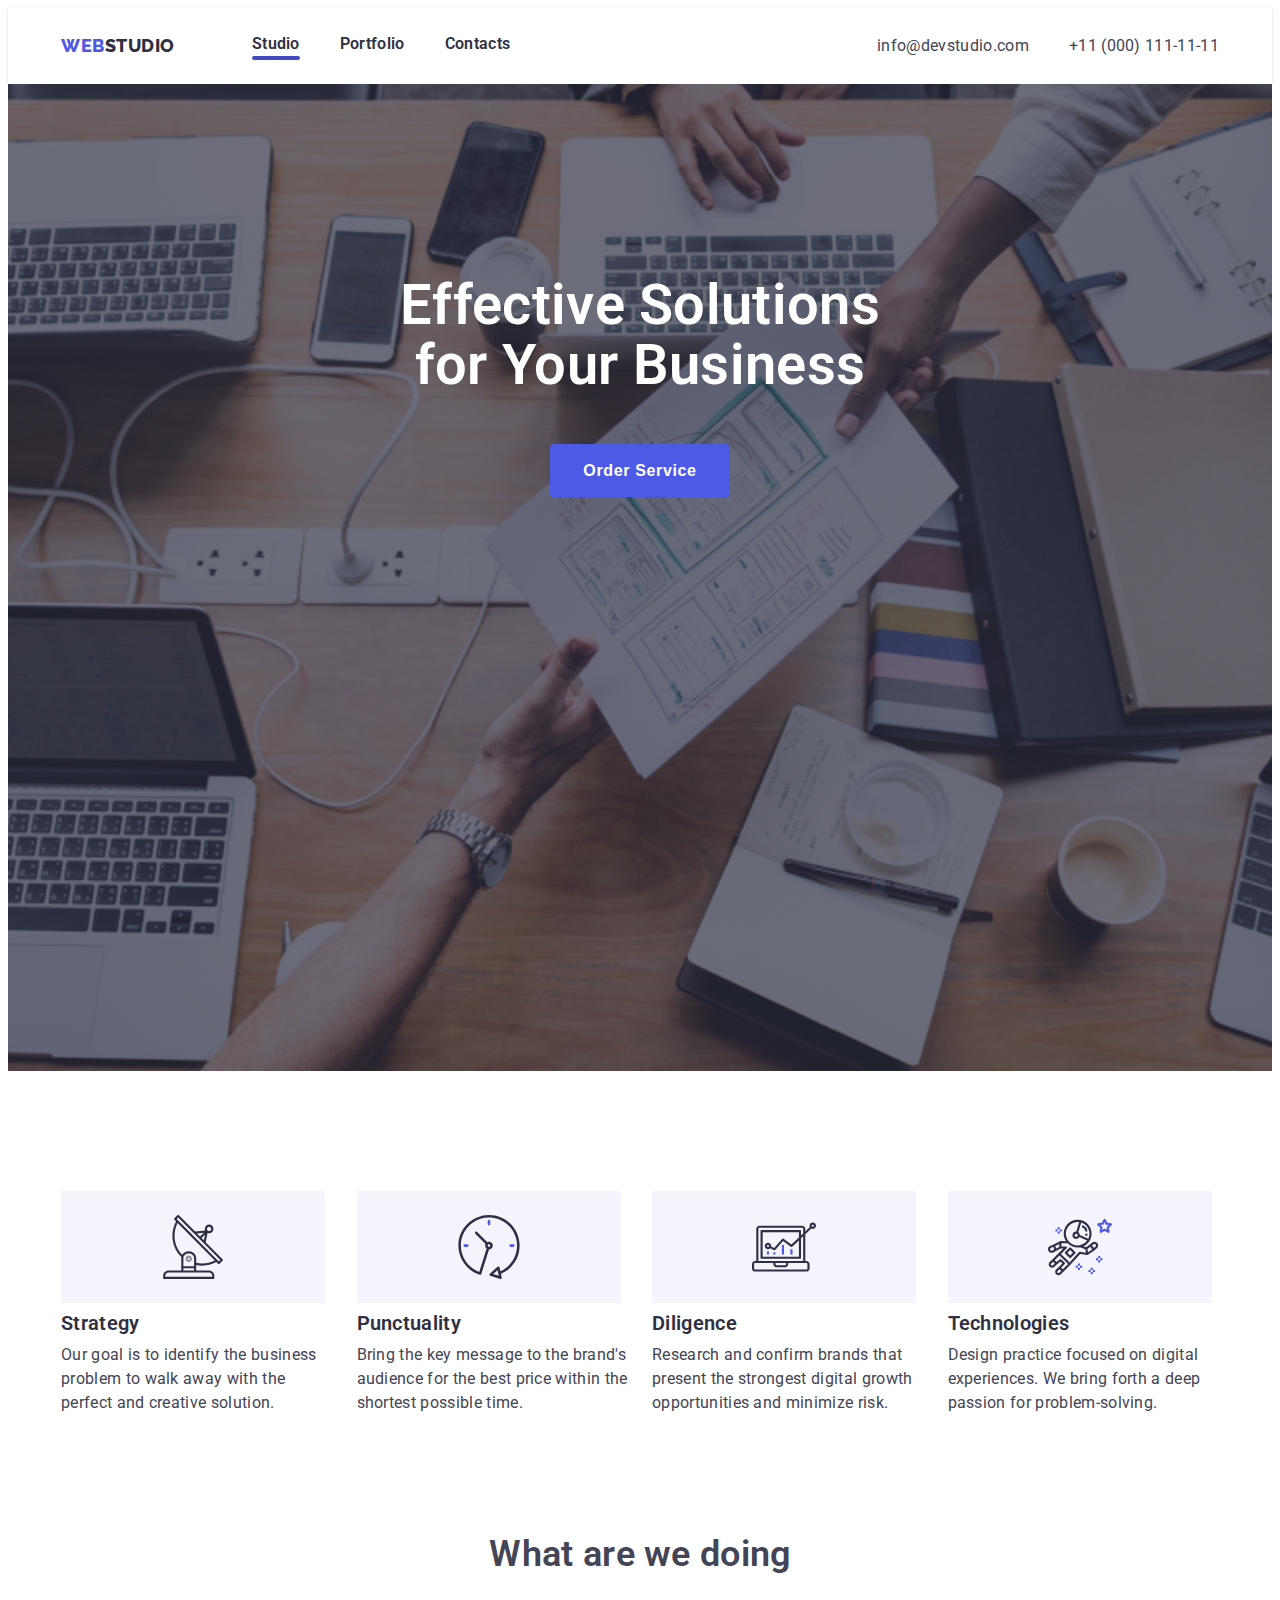
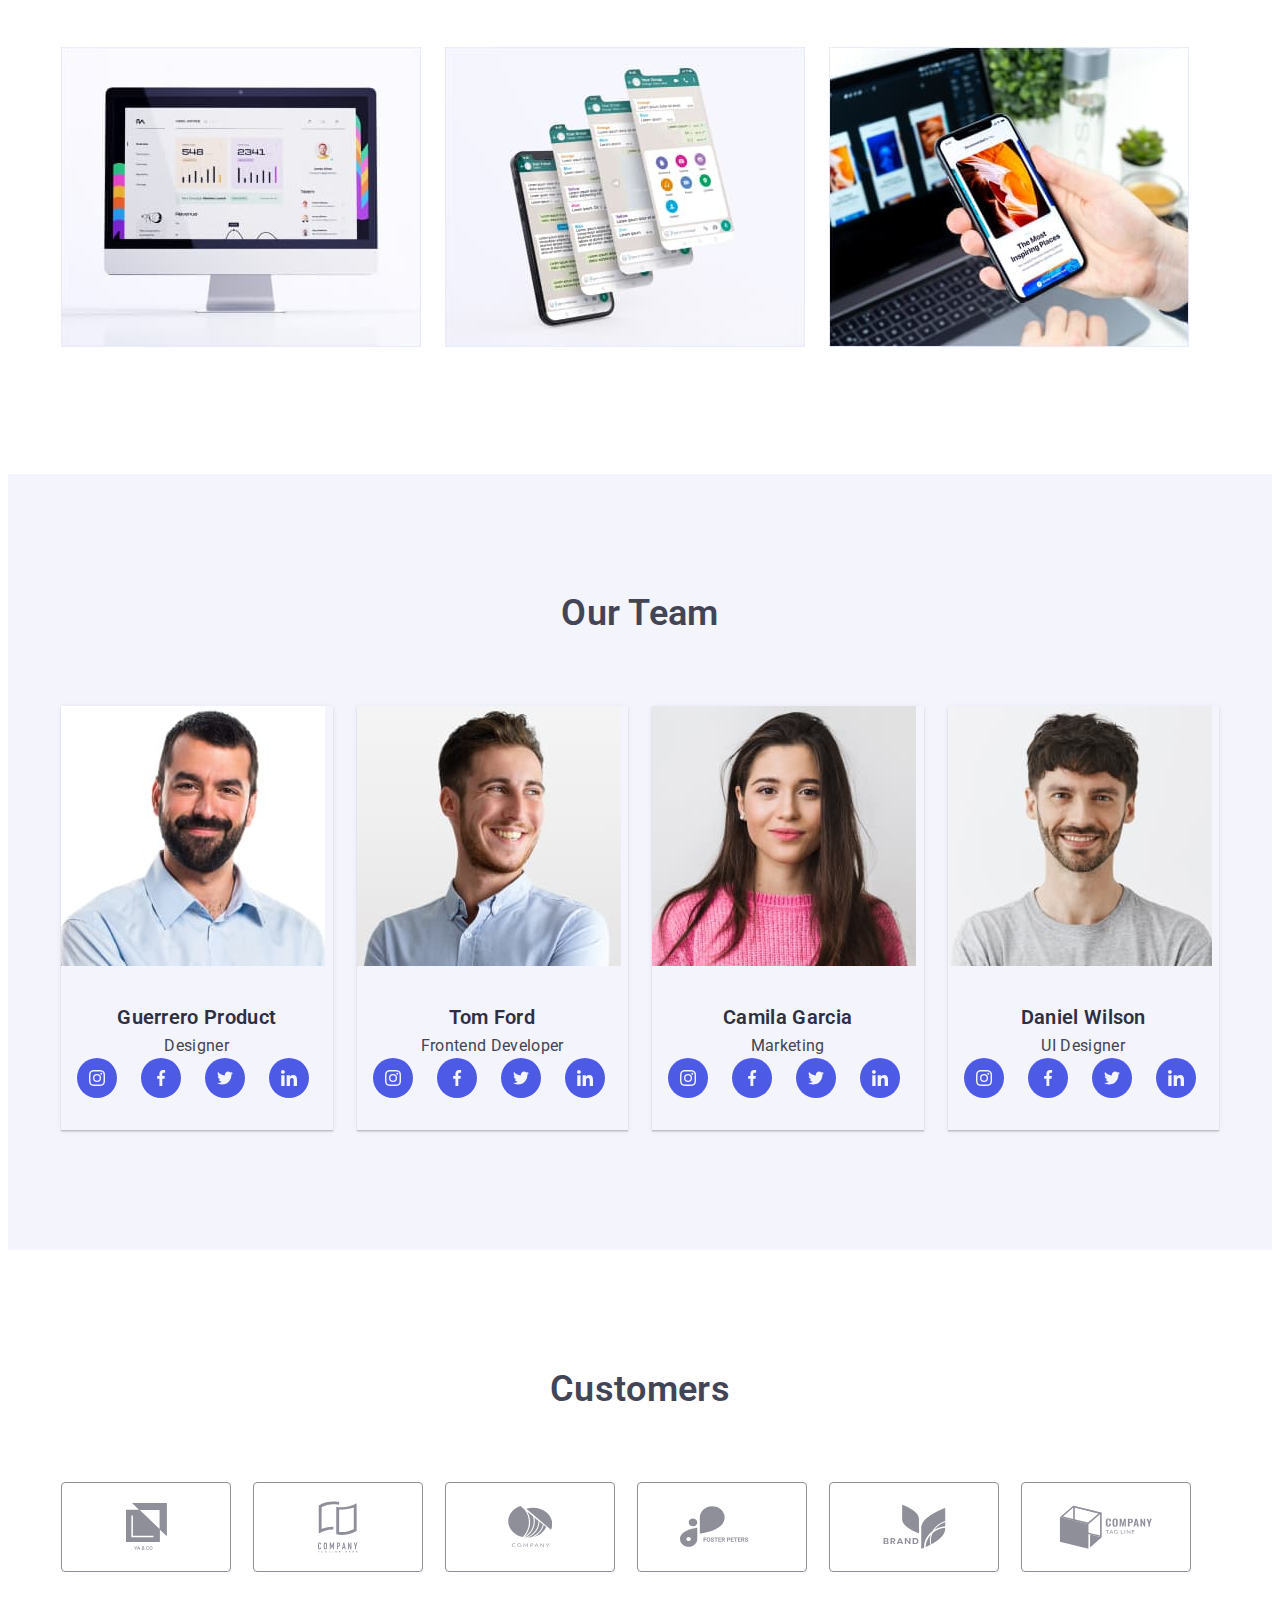
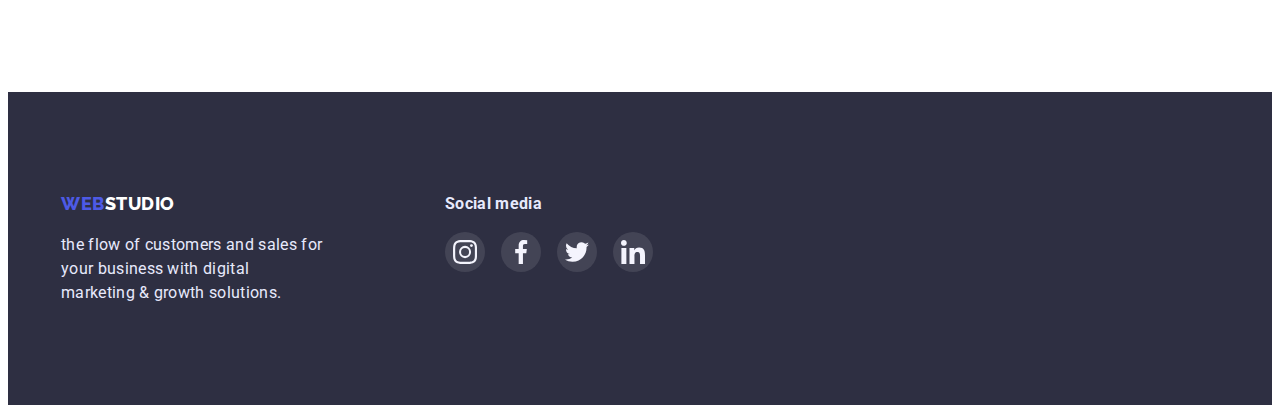
<file: index.html>
<!DOCTYPE html>
<html lang="en">

<head>
    <meta charset="UTF-8">
    <meta http-equiv="X-UA-Compatible" content="IE=edge">
    <meta name="viewport" content="width=device-width, initial-scale=1.0">
    <title>Studio</title>

    <link href="https://fonts.googleapis.com/css2?family=Raleway:wght@800&family=Roboto:wght@400;500;700&display=swap"
        rel="stylesheet">

    <link rel="stylesheet" href="https://cdnjs.cloudflare.com/ajax/libs/modern-normalize/1.1.0/modern-normalize.min.css"
        integrity="sha512-wpPYUAdjBVSE4KJnH1VR1HeZfpl1ub8YT/NKx4PuQ5NmX2tKuGu6U/JRp5y+Y8XG2tV+wKQpNHVUX03MfMFn9Q=="
        crossorigin="anonymous" referrerpolicy="no-referrer">

    <link rel="stylesheet" href="./css/styles.css">
</head>

<body>
    <header class="header">
        <div class="conteiner menu">
            <nav class="conteiner-nav">
                <a href="./index.html" class="logo"><span class="accent">Web</span>Studio</a>
                <ul class="site-nav list">
                    <li class="item"><a href="./index.html" class="link active">Studio</a></li>
                    <li class="item"><a href="./portfolio.html" class="link">Portfolio</a></li>
                    <li class="item"><a href="/" class="link">Contacts</a></li>
                </ul>
            </nav>
            <ul class="auth-nav list">
                <li class="contact-link"><a href="mailto:info@devstudio.com" class="link">info@devstudio.com</a></li>
                <li class="contact-link"><a href="tel:+11(000)111-11-11" class="link">+11 (000) 111-11-11</a></li>
            </ul>
        </div>
    </header>
    <main>
        <!-- Герой -->
        <section class="hero section">
            <div class="conteiner">
                <h1 class="hero-title">Effective Solutions for Your Business</h1>
                <button class="button-hero" type="button">Order Service</button>
                <!-- <div class="modal">
                    <button>Close</button> -->
                </div>
            </div>


        </section>
        <!-- Преимущества       -->
        <section class="feature section">

            <div class="conteiner">
                <h2 class="visually-hidden">Наши преимущества</h2>
                <ul class="feature-list list">
                    <li class="item-feature">
                        <div class="icon-feature">
                          <svg class="icon-item"> <use href="./img/symbol-defs.svg#icon-antena"></use>></svg></div>
                          <h3 class="feature-title">Strategy</h3>
                           <p class="feature-text">Our goal is to identify the business problem to walk away with the perfect and creative solution. </p>
                    </li>
                    <li class="item-feature">
                        <div class="icon-feature">
                            <svg class="icon-item"><use href="./img/symbol-defs.svg#icon-clock"></use></svg>
                        </div>
                        <h3 class="feature-title">Punctuality</h3>
                        <p class="feature-text">Bring the key message to the brand's audience for the
                            best price within the shortest possible time.</p>
                    </li>
                    <li class="item-feature">
                        <div class="icon-feature">
                            <svg class="icon-item">
                                <use href="./img/symbol-defs.svg#icon-diagram"></use>
                            </svg>
                        </div>
                        <h3 class="feature-title">Diligence</h3>
                        <p class="feature-text">Research and confirm brands that present the
                            strongest digital growth opportunities and minimize risk.</p>
                    </li>
                    <li class="item-feature">
                        <div class="icon-feature">
                            <svg class="icon-item">
                                <use href="./img/symbol-defs.svg#icon-astronaut"></use>
                            </svg>
                        </div>
                        <h3 class="feature-title">Technologies</h3>
                        <p class="feature-text">Design practice focused on digital experiences.
                            We bring forth a deep passion for problem-solving.</p>
                    </li>
                </ul>
            </div>

        </section>
        <!-- Работа       -->

        <section class="section ">
            <div class="conteiner">
                <h2 class="section-title">What are we doing</h2>

                <ul class="list-work list">
                    <li class="item-work"><img widht="360" height="300" src="./img/img1.jpg" alt="infographics"></li>
                    <li class="item-work"><img widht="360" height="300" src="./img/img2.jpg" alt="notifications"></li>
                    <li class="item-work"><img widht="360" height="300" src="./img/img3.jpg" alt="mobilapp"></li>
                </ul>
            </div>

        </section>

        <!-- Команда  -->
        <section class="section team">
         <div class="conteiner">
          <h2 class="section-title">Our Team</h2>
           <ul class="list-team list">
            <li class="item-team"><img src="./img/img4.jpg" alt="foto-Designer">
             <div class="team-coment">
              <h3 class="section-name">Guerrero Product</h3>
                <p class="section-text">Designer</p>
                 <ul class="list team-soc">
                  <li class="team-soc-item">
                    <a href="https://www.instagram.com/" class="soc-link"><svg class="icon-team">
                     <use href="./img/icons.svg#icon-instagram"></use></svg></a> 
                  </li>
                  <li class="team-soc-item">
                    <a href="https://www.facebook.com/" class="soc-link"><svg class="icon-team"><use href="./img/icons.svg#icon-facebook"></use></svg></a>
                    </li>
                  <li class="team-soc-item">
                    <a href="https://twitter.com/" class="soc-link"><svg class="icon-team"><use href="./img/icons.svg#icon-twitter"></use></svg></a>
                    </li>
                  <li class="team-soc-item">
                    <a href="https://www.linkedin.com/" class="soc-link"><svg class="icon-team"><use href="./img/icons.svg#icon-linkedin"></use></svg></a>
                    </li>
                        </ul></div></li>
            <li class="item-team"><img src="./img/img5.jpg" alt="foto-Frontend Developer">
             <div class="team-coment">
              <h3 class="section-name">Tom Ford</h3>
               <p class="section-text">Frontend Developer</p>
                <ul class="list team-soc">
                 <li class="team-soc-item">
                  <a href="https://www.instagram.com/" class="soc-link"><svg class="icon-team">
                   <use href="./img/icons.svg#icon-instagram"></use></svg></a>
                 </li>
                 <li class="team-soc-item">
                  <a href="https://www.facebook.com/" class="soc-link"><svg class="icon-team">
                   <use href="./img/icons.svg#icon-facebook"></use></svg></a>
                 </li>
                 <li class="team-soc-item">
                  <a href="https://twitter.com/"  class="soc-link"><svg class="icon-team">
                   <use href="./img/icons.svg#icon-twitter"></use></svg></a>
                 </li>
                 <li class="team-soc-item">
                  <a href="https://www.linkedin.com/" class="soc-link"><svg class="icon-team">
                   <use href="./img/icons.svg#icon-linkedin"></use></svg></a>
                 </li></ul></div>
                    </li>

            <li class="item-team"><img src="./img/img6.jpg" alt="foto-Marketing">
             <div class="team-coment">
              <h3 class="section-name">Camila Garcia</h3>
               <p class="section-text">Marketing</p>
                <ul class="list team-soc">
                 <li class="team-soc-item">
                  <a href="https://www.instagram.com/" class="soc-link"><svg class="icon-team">
                   <use href="./img/icons.svg#icon-instagram"></use></svg></a>
                 </li>
                 <li class="team-soc-item">
                  <a href="https://www.facebook.com/" class="soc-link"><svg class="icon-team">
                    <use href="./img/icons.svg#icon-facebook"></use></svg></a>
                 </li>
                 <li class="team-soc-item">
                  <a href="https://twitter.com/" class="soc-link"><svg class="icon-team">
                    <use href="./img/icons.svg#icon-twitter"></use></svg></a>
                 </li>
                 <li class="team-soc-item">
                 <a href="https://www.linkedin.com/" class="soc-link"><svg class="icon-team">
                  <use href="./img/icons.svg#icon-linkedin"></use></svg></a>
                 </li></ul></div>
                   </li>

            <li class="item-team"><img src="./img/img7.jpg" alt="foto-UI Designer">
             <div class="team-coment">
              <h3 class="section-name">Daniel Wilson</h3>
               <p class="section-text">UI Designer</p>
                <ul class="list team-soc">
                 <li class="team-soc-item">
                  <a href="https://www.instagram.com/" class="soc-link"><svg class="icon-team">
                   <use href="./img/icons.svg#icon-instagram"></use></svg></a></li>
                 <li class="team-soc-item">
                  <a href="https://www.facebook.com/" class="soc-link"><svg class="icon-team">
                   <use href="./img/icons.svg#icon-facebook"></use></svg></a>
                 </li>
                 <li class="team-soc-item">
                  <a href="https://twitter.com/" class="soc-link"><svg class="icon-team">
                    <use href="./img/icons.svg#icon-twitter"></use></svg></a>
                 </li>
                 <li class="team-soc-item">
                  <a href="https://www.linkedin.com/" class="soc-link"><svg class="icon-team">
                    <use href="./img/icons.svg#icon-linkedin"></use></svg></a>
                 </li></ul></div>
                </li>
                </ul>
            </div>

        </section>
        <!-- Клиенты -->
       <section class="section clients">
        <div class="conteiner">
            <h2 class="section-title">Customers</h2>
            <ul class="list-clients list">
               <li class="client-item">
                <a href="" class="icom-client"><svg class="icon-client" width="41" height="47"><use href="./img/icons.svg#icon-client1">
                </use></svg></a></li>
               <li class="client-item">
                <a href="" class="icom-client"><svg class="icon-client" width="40" height="52"><use href="./img/icons.svg#icon-client2"></use></svg></a></li>
               <li class="client-item">
                <a href="" class="icom-client"><svg class="icon-client" width="44" height="41"><use href="./img/icons.svg#icon-client3"></use></svg></a></li>
               <li class="client-item">
                <a href="" class="icom-client"><svg class="icon-client" width="84" height="41"><use href="./img/icons.svg#icon-client4"></use></svg></a></li>
               <li class="client-item">
                <a href="" class="icom-client"><svg class="icon-client" width="63" height="45"><use href="./img/icons.svg#icon-client5"></use></svg></a></li>
               <li class="client-item">
                <a href="" class="icom-client"><svg class="icon-client" width="94" height="44"><use href="./img/icons.svg#icon-client6"></use></svg></a></li>

            </ul>

        </div>

       </section>
    </main>
    <footer class="footer">
        <div class="conteiner footer-conteiner">
          <div class="footer-about"><a href="/" class="logo-footer"><span class="accent">Web</span>Studio</a>
          <p class="footer-text">the flow of customers and sales for your business with digital marketing & growth
                solutions.
            </p>
        </div>
            <div class="footer-social">
                <h3 class="footer-text name">Social media</h3>
                <ul class="footer-list list">
                    <li class="footer-item"><a href="" class="footer-soc-link"><svg class="icon-footer">
                            <use href="./img/icons.svg#icon-instagram"></use>
                        </svg></a></li>
                    <li class="footer-item"><a href="https://www.facebook.com/" class="footer-soc-link"><svg class="icon-footer">
                            <use href="./img/icons.svg#icon-facebook"></use>
                        </svg></a></li>
                    <li class="footer-item"><a href="https://twitter.com/" class="footer-soc-link"><svg class="icon-footer">
                            <use href="./img/icons.svg#icon-twitter"></use>
                        </svg></a></li>
                    <li class="footer-item"><a href="https://www.linkedin.com/" class="footer-soc-link"><svg class="icon-footer">
                            <use href="./img/icons.svg#icon-linkedin"></use>
                        </svg></a></li>
                </ul>
            </div>

            
        </div>
     
       



    </footer>

</body>

</html>
</file>
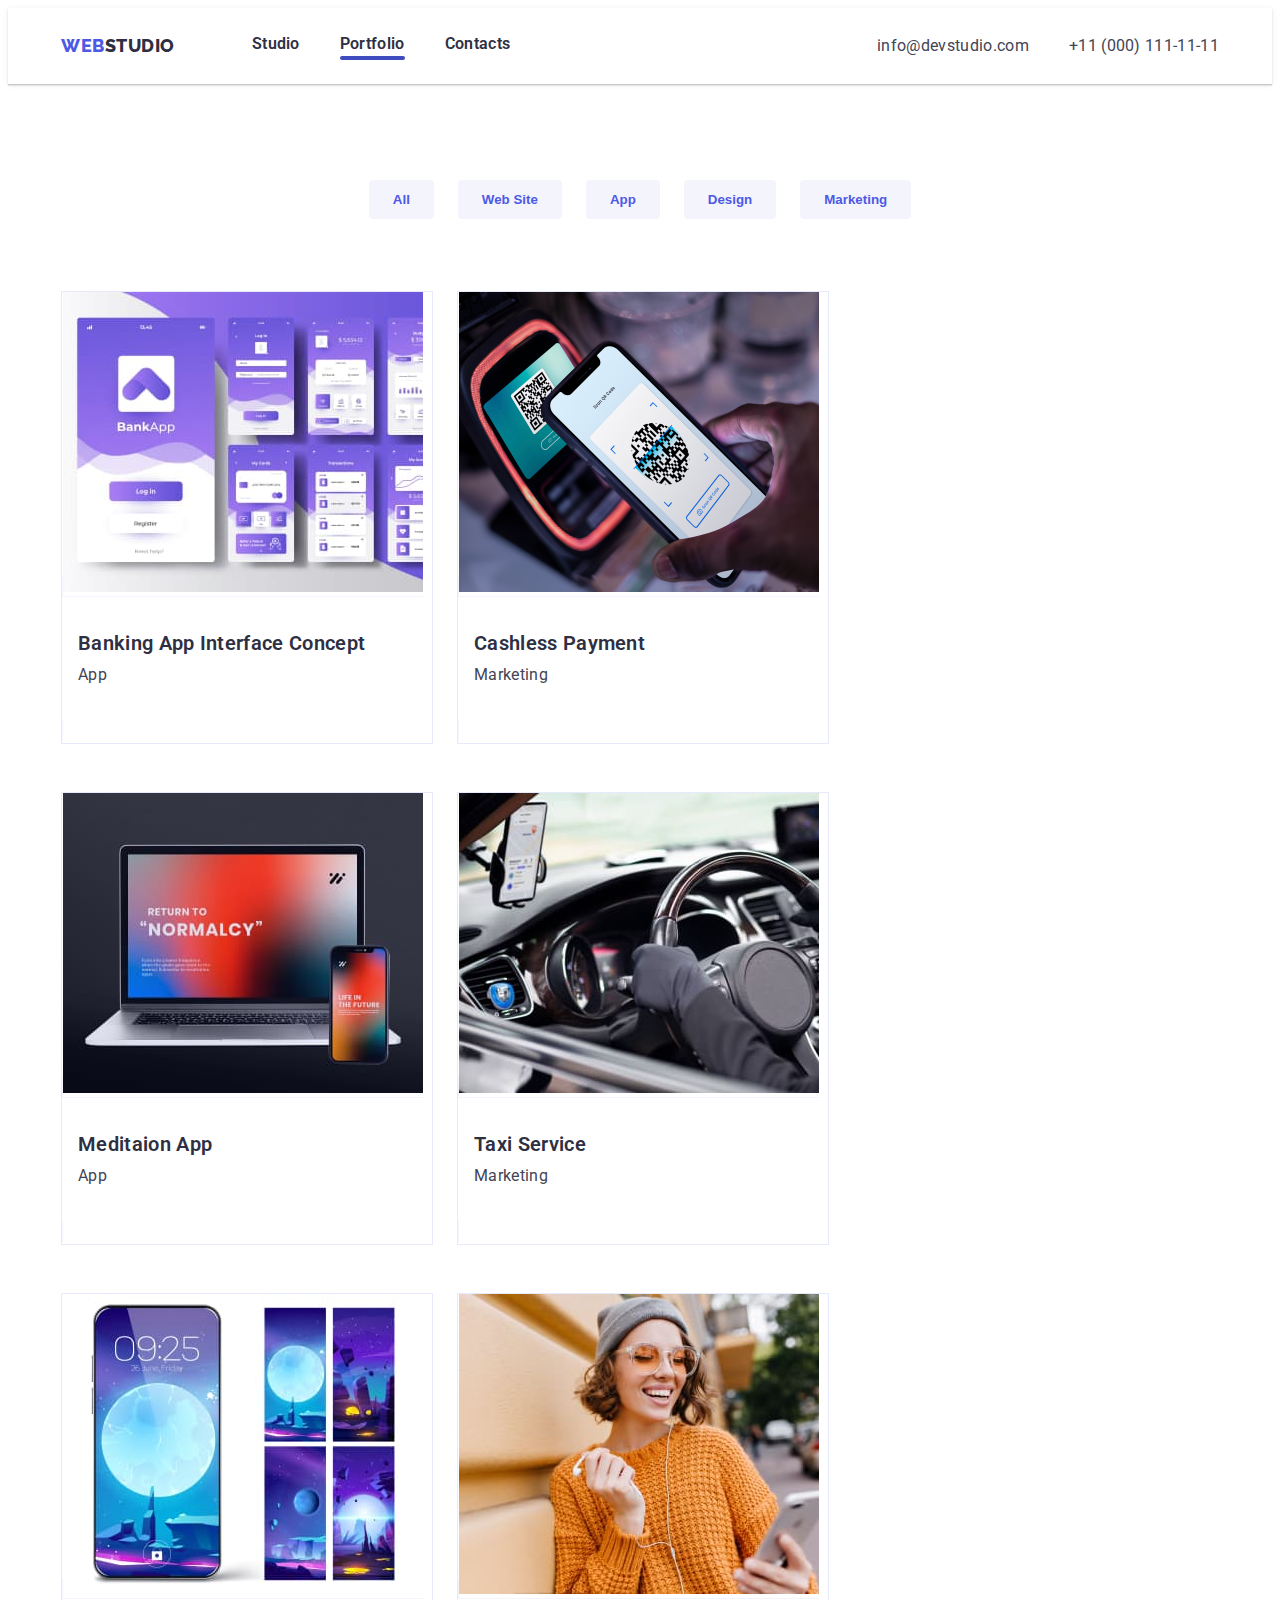
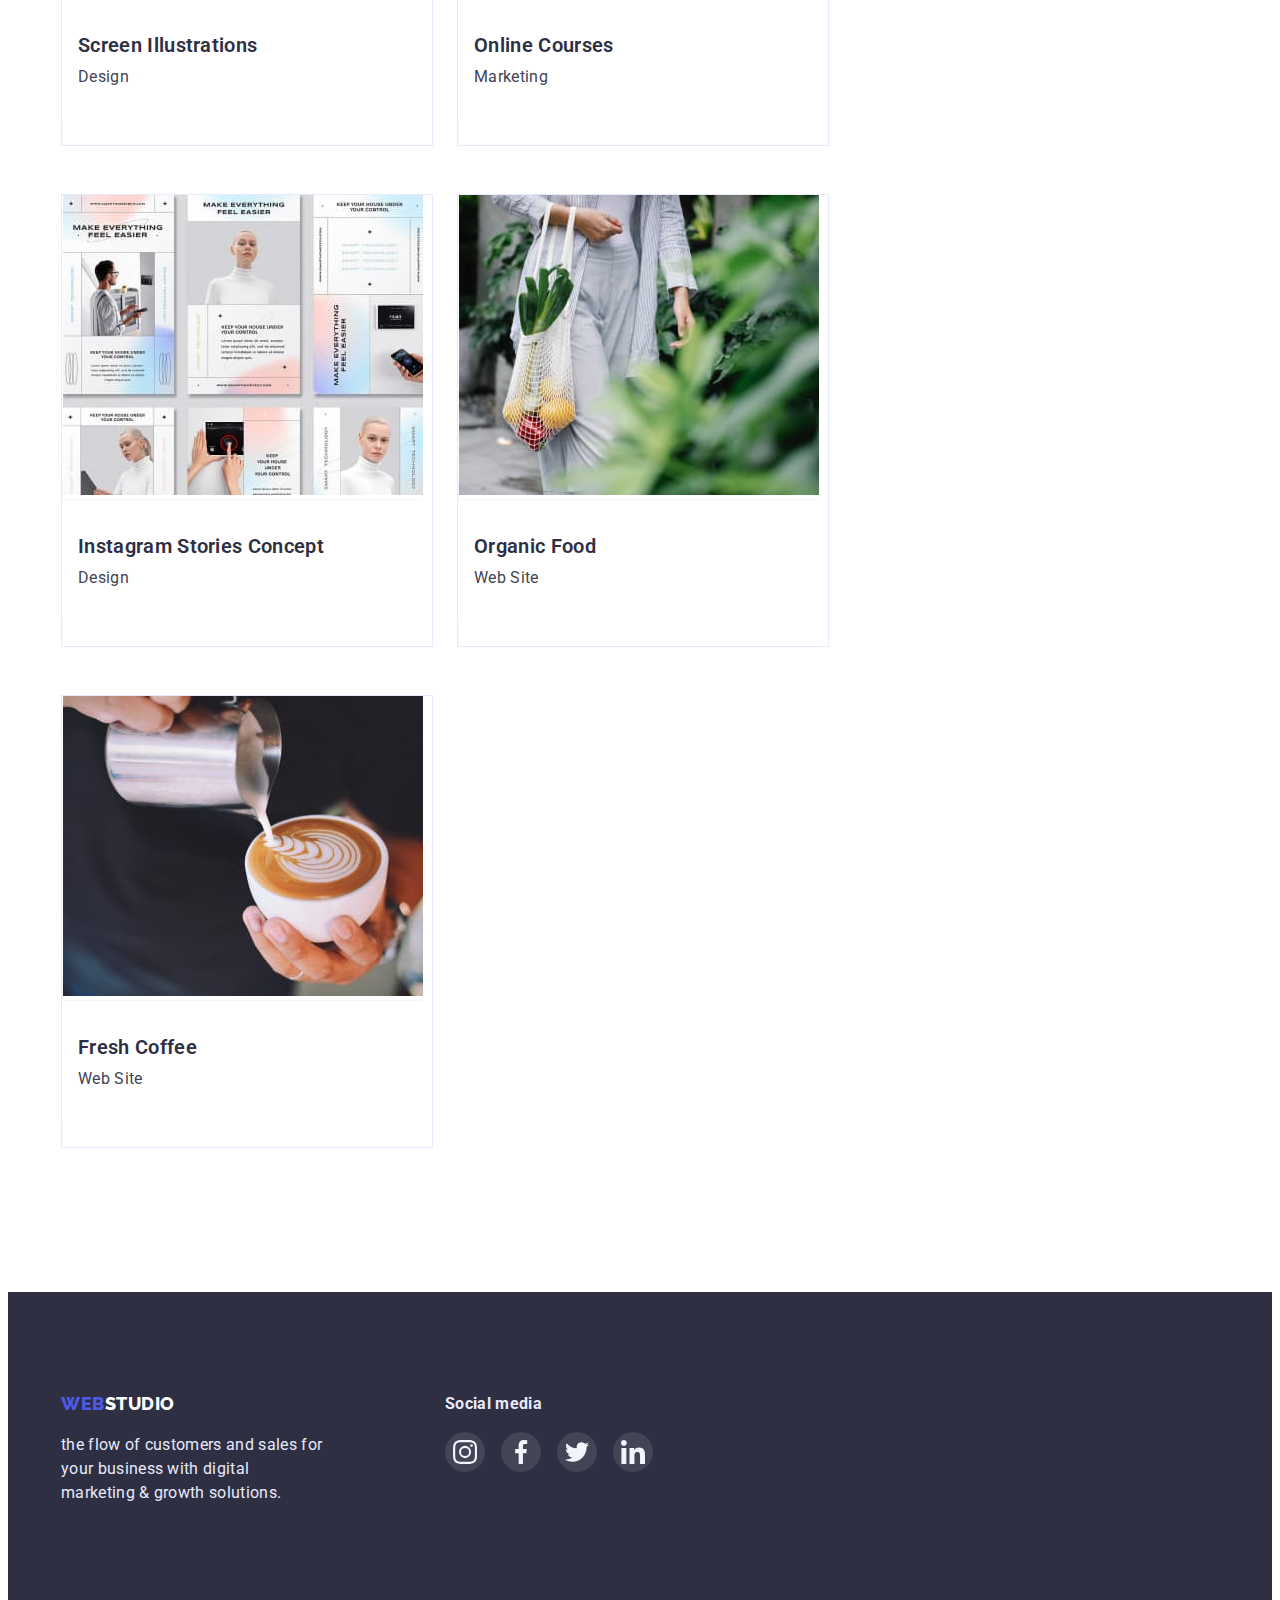
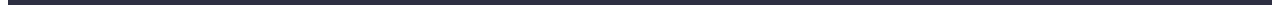
<file: portfolio.html>
<!DOCTYPE html>
<html lang="en">

<head>
    <meta charset="UTF-8">
    <meta http-equiv="X-UA-Compatible" content="IE=edge">
    <meta name="viewport" content="width=device-width, initial-scale=1.0">
    <title>Portfolio</title>
    <link href="https://fonts.googleapis.com/css2?family=Raleway:wght@800&family=Roboto:wght@400;500;700&display=swap"
        rel="stylesheet">

    <link rel="stylesheet" href="https://cdnjs.cloudflare.com/ajax/libs/modern-normalize/1.1.0/modern-normalize.min.css"
        integrity="sha512-wpPYUAdjBVSE4KJnH1VR1HeZfpl1ub8YT/NKx4PuQ5NmX2tKuGu6U/JRp5y+Y8XG2tV+wKQpNHVUX03MfMFn9Q=="
        crossorigin="anonymous" referrerpolicy="no-referrer">

    <link rel="stylesheet" href="./css/styles.css">
</head>

<body>
    <header class="header">
        <div class="conteiner menu">
            <nav class="conteiner-nav">
                <a href="./index.html" class="logo"><span class="accent">Web</span>Studio</a>
                <ul class="site-nav list">
                    <li class="item"><a href="./index.html" class="link">Studio</a></li>
                    <li class="item"><a href="./portfolio.html" class="link active">Portfolio</a></li>
                    <li class="item"><a href="/" class="link">Contacts</a></li>
                </ul>
            </nav>
            <ul class="auth-nav list">
                <li class="contact-link"><a href="mailto:info@devstudio.com" class="link">info@devstudio.com</a></li>
                <li class="contact-link"><a href="tel:+11(000)111-11-11" class="link">+11 (000) 111-11-11</a></li>
            </ul>
        </div>
    </header>
    <main>

        <!-- Filtr -->
        <section class="section project">
            <div class="conteiner">
                <ul class="project-list list">
                    <li class="item"><button class="button" type="button">All</button></li>
                    <li class="item"><button class="button" type="button">Web Site</button></li>
                    <li class="item"><button class="button" type="button">App</button></li>
                    <li class="item"><button class="button" type="button">Design</button></li>
                    <li class="item"><button class="button" type="button">Marketing</button></li>
                </ul>

                <!-- Produkts -->

                <h1 class="visually-hidden">Project</h1>
                <ul class="product-list list">
                    <li class="product-item">
                         <a href="" class="project-link"><img src="./img/Bank.jpg" alt="foto bank app">
                        <div class="card-content">
                            <h2 class="project-title">Banking App Interface Concept</h2>
                            <p class="project-text">App</p>
                        </div></a>
                    </li>
                    <li class="product-item">
                         <a href="" class="project-link"><img src="./img/Cashless.jpg" alt="Payment">
                            <div class="card-content">
                                <h2 class="project-title">Cashless Payment</h2>
                                <p class="project-text">Marketing</p>
                            </div>
                        </a>
                    </li>
                    <li class="product-item">

                            <a href="" class="project-link"><img widht="360" height="300" src="./img/medita.jpg"
                                    alt="foto app for meditation">
                        <div class="card-content">
                            <h2 class="project-title">Meditaion App</h2>
                            <p class="project-text">App</p>
                        </div></a>

                    </li>
                    <li class="product-item">

                            <a href="" class="project-link"><img widht="360" height="300" src="./img/avto.jpg"
                                    alt="foto avto">
                        <div class="card-content">
                            <h2 class="project-title">Taxi Service</h2>
                            <p class="project-text">Marketing</p>
                        </div></a>

                    </li>

                    <li class="product-item">

                      
                            <a href="" class="project-link"><img widht="360" height="300" src="./img/walpaper.jpg"
                                    alt="foto wallpaper">
                     
                        <div class="card-content">
                            <h2 class="project-title">Screen Illustrations</h2>
                            <p class="project-text">Design</p>
                        </div></a>

                    </li>

                    <li class="product-item">
                        <article class="card">
                            
                                <a href="" class="project-link"><img widht="360" height="300" src="img/girl.jpg"
                                        alt="foto girl outside">
                        
                            <div class="card-content">
                                <h2 class="project-title">Online Courses</h2>
                                <p class="project-text">Marketing</p>
                            </div></a>
                        </article>
                    </li>

                    <li class="product-item">
                        <article class="card">
                            <a href="" class="project-link"><img widht="360" height="300" src="./img/stories.jpg"
                                        alt="photo examples of stories">
                         
                            <div class="card-content">
                                <h2 class="project-title">Instagram Stories Concept</h2>
                                <p class="project-text">Design</p>
                            </div></a>
                        </article>
                    </li>

                    <li class="product-item">
                        <article class="card">
                          
                                <a href="" class="project-link"><img widht="360" height="300" src="./img/food.jpg"
                                        alt="women whith food">
                          
                            <div class="card-content">
                                <h2 class="project-title">Organic Food</h2>
                                <p class="project-text">Web Site</p>
                            </div></a>
                        </article>
                    </li>

                    <li class="product-item">
                        <article class="card">
                       
                                <a href="" class="project-link"><img widht="360" height="300" src="./img/cofe.jpg"
                                        alt="cup of coffe">
                          
                            <div class="card-content">
                                <h2 class="project-title">Fresh Coffee</h2>
                                <p class="project-text">Web Site</p>
                            </div></a>
                        </article>
                    </li>
                </ul>
            </div>

        </section>
    </main>


    <!-- Footer with contacts -->
    <footer class="footer">
        <div class="conteiner footer-conteiner">
            <div class="footer-about"><a href="/" class="logo-footer"><span class="accent">Web</span>Studio</a>
                <p class="footer-text">the flow of customers and sales for your business with digital marketing & growth
                    solutions.
                </p>
            </div>
            <div class="footer-social">
                <h3 class="footer-text name">Social media</h3>
                <ul class="footer-list list">
                    <li class="footer-item"><a href="" class="footer-soc-link"><svg class="icon-footer">
                                <use href="./img/icons.svg#icon-instagram"></use>
                            </svg></a></li>
                    <li class="footer-item"><a href="https://www.facebook.com/" class="footer-soc-link"><svg
                                class="icon-footer">
                                <use href="./img/icons.svg#icon-facebook"></use>
                            </svg></a></li>
                    <li class="footer-item"><a href="https://twitter.com/" class="footer-soc-link"><svg class="icon-footer">
                                <use href="./img/icons.svg#icon-twitter"></use>
                            </svg></a></li>
                    <li class="footer-item"><a href="https://www.linkedin.com/" class="footer-soc-link"><svg
                                class="icon-footer">
                                <use href="./img/icons.svg#icon-linkedin"></use>
                            </svg></a></li>
                </ul>
            </div>
    
    
        </div>
    
    
    
    
    
    </footer>


</body>

</html>
</file>
<file: css/styles.css>
html {
    box-sizing: border-box;
}

:root {
    --primari-brand-text-color: #4D5AE5;
    --primari-bg-color: #fff;
    --link-text-color: #4D5AE5;
    --body-text-color: #434455;
    --heading-text-color: #2E2F42;
    --buttons-color: #404BBF;
    --fotter-color: #E7E9FC;
    --color-white: #FFFFFF;
    --color-batton-filtr: #F4F4FD;
    --card-set-gap: 24px;
}

body {
    color: var(--body-text-color);
    background-color: var(--primari-bg-color);
    font-family: Roboto, sans-serif;
    letter-spacing: 0.02em;
    font-size: 16px;
    line-height: 1.5;

}

img {
    /* display: block; */
    max-width: 100%;
    height: auto;
}

.section {
    padding-top: 120px;
    padding-bottom: 120px;
}

.conteiner {
    /* outline: 2px solid tomato; */

    margin-left: auto;
    margin-right: auto;
    width: 1158px;
    padding-right: 15px;
    padding-left: 15px;

}

h1,
h2,
h3,
h4,
h5,
h6,
p {
    margin: 0;
}

.visually-hidden {
    position: absolute;
    width: 1px;
    height: 1px;
    margin: -1px;
    border: 0;
    padding: 0;
    white-space: nowrap;
    clip-path: inset(100%);
    clip: rect(0 0 0 0);
    overflow: hidden;
}

.menu {
    display: flex;
    align-items: center;
}

.header {

    display: flex;
    box-shadow: 0px 2px 1px rgba(46, 47, 66, 0.08), 0px 1px 1px rgba(46, 47, 66, 0.16), 0px 1px 6px rgba(46, 47, 66, 0.08);
}

.conteiner-nav {
    display: flex;
    align-items: center;
}

.list {
    list-style: none;
    padding: 0;
    margin: 0;
}

.logo {
    margin-right: 77px;
    color: var(--heading-text-color);
    font-family: Raleway, sans-serif;
    font-weight: 800;
    font-size: 18px;
    line-height: 1.33;
    letter-spacing: 0.03em;
    text-decoration: none;
    text-transform: uppercase;
    display: flex;
    align-items: center;
}

.accent {
    color: var(--link-text-color);
}

.logo:hover,
.logo:hover {
    color: var(--link-text-color);
}

/* Site nav */
.site-nav {
    display: flex;
}

.site-nav .item+.item {
    margin-left: 40px;
}

.site-nav .link {
    /* outline: 2px solid tomato; */
    display: block;
    padding-top: 24px;
    padding-bottom: 24px;

    font-weight: 600;
    color: var(--heading-text-color);
    text-decoration: none;

}
.active::after {
    content: '';
    display: block;
    width: 100%;
    height: 4px;
    background-color: #404BBF;
    border-radius: 2px;

}

.site-nav .link:hover,
.site-nav .link:focus {
    color: var(--link-text-color);
}


.auth-nav {
    display: flex;
    /* outline: 2px solid tomato; */
    margin-left: auto;

}

.auth-nav .contact-link+.contact-link {
    margin-left: 40px;
}

.auth-nav .link {
    color: var(--body-text-color);
    text-decoration: none;

}

.auth-nav .link:hover,
.auth-nav .link:focus {
    color: var(--link-text-color);
}

.contact-link {
    font-weight: 400;

}


/* Hero */
.hero {
    flex-wrap: wrap;
/* outline: 2px solid tomato; */
    text-align: center;
    padding: 192px 0px;
    max-width: 1440px;
    height: 603px;
    margin-left: auto;
    margin-right: auto;
    background-image:
    linear-gradient(rgba(46, 47, 66, 0.7), rgba(46, 47, 66, 0.7)),
     url(../img/people-office.jpg);
    background-size: cover;
    background-repeat: no-repeat;
    background-position: center;
}

.hero-title {
    font-weight: 600;
    font-size: 56px;
    line-height: 1.07;
    color: var(--color-white);
    margin-top: 0px;
    margin-left: auto;
    margin-right: auto;
    width: 492px;

}

.button-hero {

    color: var(--primari-bg-color);
    background-color: var(--link-text-color);
    font-weight: 600;
    font-size: 16px;
    line-height: 1.19;
    letter-spacing: 0.04em;
    cursor: pointer;
    border-radius: 4px;
    padding: 16px 32px;
    border: 1px solid transparent;
    text-align: center;
    margin-top: 48px;
}

.button-hero:hover,
.button-hero:focus {
    background-color:#404BBF;
    color: var(--primari-bg-color);
    box-shadow: 0px 4px 4px rgba(0, 0, 0, 0.15);
}
 /* .modal {
    position: absolute;
    width: 408px;
    height: 576px;
    top: 50%;
    left: 50%;
    transform: translate(-50%, -50%);
    background: #FCFCFC;
    box-shadow: 0px 1px 1px rgba(0, 0, 0, 0.14), 0px 1px 3px rgba(0, 0, 0, 0.12), 0px 2px 1px rgba(0, 0, 0, 0.2);
    border-radius: 4px; */
} 

.section-title {
    color: #2E2F42
}

/* Преимущества */
.feature {
    padding-bottom: 0px;
}

.feature-list {
    display: flex;
    flex-wrap: wrap;
}

/* .item-feature::before {
    display: block;
    content: "";
    height: 112px;
    background-size: 64px;
    background-repeat: no-repeat;
    background-position: center;
    background-color: var(--color-batton-filtr); */

.icon-feature {
    display: flex;
 background-color: #F4F4FD;
 width: 264px;
 height: 112px;
  align-items: center;
  justify-content: center;
  margin-bottom: 8px;
 

}
.icon-item {
    display: flex;
    align-items: center;
    justify-content: center;
    width: 64px;
    height: 64px;
    fill: #8E8F99;
     
}
/* .icon-strategy::before {
    content: "";
    background-image: url(../img/antenna\ 1.svg);
} */

    
.item-feature {
    width: calc((100% - 72px) / 4);
    margin-right: 24px;
}

.item-feature:nth-child(4n) {
    margin-right: 0px;
}

.feature-title {
    font-weight: 600;
    font-size: 20px;
    line-height: 1.2;
    color: var(--heading-text-color);
    margin-top: 0px;
    margin-bottom: 0px;
}

.feature-text {
    margin-top: 8px;
    margin-bottom: 0px;
}

/* Работа */

.section-title {
    display: block;
    font-weight: 600;
    font-size: 36px;
    line-height: 1.11;
    text-align: center;
    margin-left: auto;
    margin-right: auto;
    ;
}

.list-work {
    display: flex;
    flex-wrap: wrap;
    margin-top: 72px;
}

.item-work {

    /* border: 1px solid #E7E9FC; */
    max-width: 100%;
    margin-right: 24px;
}

.item-work:nth-child(3n) {
    margin-right: 0px;
}

/* Команда */
.team {
    background-color: var(--color-batton-filtr);
 padding-bottom: 120px;
}

.section-name {
    margin-bottom: 5px;
    font-weight: 600;
    font-size: 20px;
    line-height: 1.2;
    text-align: center;
    color: var(--heading-text-color);
}

.section-text {
    text-align: center;
}

.list-team {
    display: flex;
    margin-top: 72px;
    margin-right: calc(-1 * var(--card-set-gap));

}

.item-team {
    margin-right: var(--card-set-gap);
    flex-basis: calc(100%/4 - var(--card-set-gap));

    box-shadow: 0px 1px 6px rgba(46, 47, 66, 0.08), 0px 1px 1px rgba(46, 47, 66, 0.16), 0px 2px 1px rgba(46, 47, 66, 0.08);
}

.item-team:nth-child(4n) {
    margin-right: 0px;

}

.team-coment {
    padding: 32px 16px;
}
.team-soc {
    display: flex;
    align-items: center;
}
.team-soc-item {

    width: 40px;
    height: 40px;
    margin-right: 24px;
    }
.team-soc-item:nth-child(4){
    margin-right: 0px;
}
.soc-link {
    display: flex;
    width: 100%;
    height: 100%;
    align-items: center;
    justify-content: center;
   background-color: #4D5AE5;
    border-radius: 50%;
}
.soc-link:hover,
.soc-link:focus {
  background-color: #404BBF;
}
.icon-team {
 fill: #F4F4FD;
width: 16px;
height: 16px;
}
   
/* Клиенты */

.list-clients {
    /* outline: 2px solid tomato; */
    display: flex;
    margin-top: 72px;
    gap: 24px;
}
.client-item {
 width: 168px;
}
.icon-client {
   display: block;
   /* fill: #8E8F99; */

}
.icom-client {
    display: flex;
    justify-content: center;
    align-items: center;
        width: 100%;
        height:88px;
        margin-right: var(--card-set-gap);
        border: 1px solid #8E8F99;
        border-radius: 4px;
        fill:#8E8F99 ;
}
.icom-client:hover,
.icom-client:focus {
    fill: #4D5AE5;
    border: 1px solid #4D5AE5;
}
.icon-client:hover,
.icon-client:focus {
    fill: #4D5AE5;
}

/* Button */
.button {
    display: inline-block;
    border-radius: 4px;
    padding: 12px 24px;
    color: var(--link-text-color);
    background-color: var(--color-batton-filtr);
    font-weight: 600;
    cursor: pointer;
    border: none;
}

.button:hover,
.button:focus {
    background-color: var(--link-text-color);
    color: var(--primari-bg-color);
    box-shadow: 0px 3px 1px rgba(0, 0, 0, 0.1),
        0px 2px 1px rgba(0, 0, 0, 0.08),
        0px 2px 2px rgba(0, 0, 0, 0.12);
}

/* Проекты */
.project {
    padding-top: 96px;
}
.project-list {
    display: flex;
    text-align: center;
    margin-left: auto;
    margin-right: auto;
    justify-content: center;
    gap: 24px;
}
.product-list {
    display: flex;
    flex-wrap: wrap;
    margin-top: 72px; 
    gap: 24px;
}
.product-item {
     flex-basis: calc((100% - 48px) / 3);
    /* margin-left: var(--card-set-gap); */
    margin-bottom: 24px; 
    /* box-shadow: 0px 1px 6px rgba(46, 47, 66, 0.08); */
     border: 1px solid rgba(231, 233, 252, 1); 
}
.project-link {
/* flex-basis: calc(100% / 3 - 24px);
margin-left: 24px; */
    /* margin-bottom: 48px; */
    border: 0.5px solid #F4F4FD;
}
.project-link:nth-child(3n) {
margin-right: 0px;
}
.product-item:hover,
.product-item:focus {
    box-shadow: 0px 1px 6px rgba(46, 47, 66, 0.08),
        0px 1px 1px rgba(46, 47, 66, 0.16),
        0px 2px 1px rgba(46, 47, 66, 0.08); 
}
.card-content {
    padding-top: 32px;
    padding-bottom: 32px;
    padding-left: 16px;
}
.list .project-link {
    text-decoration: none;
    list-style: none;
}
.project-title {
    color: var(--heading-text-color);
    font-weight: 600;
    font-size: 20px;
    line-height: 1.2;
    margin-bottom: 8px;
}
.project-text {
    color: var(--body-text-color);
}

/* Footer    */
.logo-footer {
    color: var(--primari-bg-color);
    font-family: Raleway, sans-serif;
    font-weight: 800;
    font-size: 18px;
    line-height: 1.33;
    letter-spacing: 0.03em;
    text-decoration: none;
    text-transform: uppercase;
}

.footer {
    background-color: var(--heading-text-color);
    padding: 100px 0px;
}
.footer-conteiner {
    display: flex;
}

.footer-text {
    margin-top: 16px;
    width: 264px;
    font-size: 16px;
    line-height: 1.5;
    letter-spacing: 0.02em;
    color: var(--fotter-color);
}
.footer-about{

    width: 264px;
  
}
.footer-social {
display: block;
margin-top: 0px;
margin-left: 120px;

}
.name {
    margin: 0px;
    padding: 0px;
}
.footer-list {
    display: flex;
    margin-top: 16px;
   gap: 16px;
    align-items: center;
 
}
.footer-item {
    width: 40px;
    height: 40px;
}
.footer-soc-link {
    display: flex;
    width: 100%;
    height: 100%;
    align-items: center;
    justify-content: center;
    background-color: rgba(255, 255, 255, 0.1);
    margin-right: auto;
    margin-left: 0px;
    border-radius: 50%;
}
.icon-footer {
    display: flex;
    width: 24px;
    height: 24px;
align-items: center;
fill: #F4F4FD;
}
.footer-soc-link:hover,
.footer-soc-link:focus {
    background-color: #31D0AA;
}
.card-set {
    display: flex;
    flex-wrap: wrap;
    outline: tomato solid 1px;
    margin-left: -24px;
}
.item-portfolio {
    box-sizing: border-box;
    outline: green solid 1px;
   margin-bottom: 24px;
   margin-right: 24px;
}
.card-thumb {

}
.link-portfolio {
    text-decoration: none;
}
</file>
